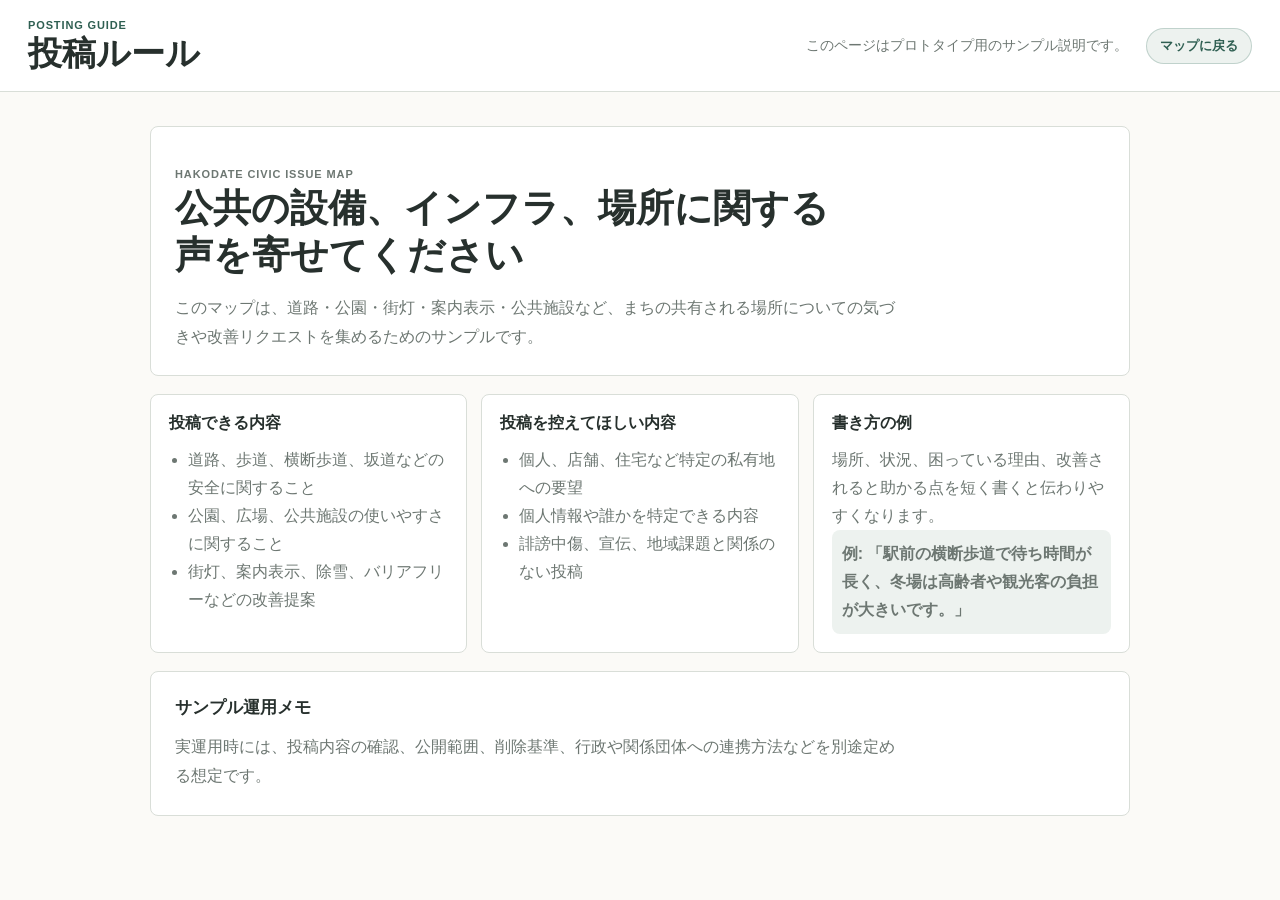
<file: rules.html>
<!DOCTYPE html>
<html lang="ja">
<head>
  <meta charset="UTF-8">
  <meta name="viewport" content="width=device-width, initial-scale=1.0">
  <title>投稿ルール | 函館まちの声マップ</title>
  <link rel="stylesheet" href="style.css">
</head>
<body class="rules-page">
  <header class="app-header">
    <div>
      <p class="eyebrow">Posting Guide</p>
      <h1>投稿ルール</h1>
    </div>
    <div class="header-actions">
      <p class="header-copy">このページはプロトタイプ用のサンプル説明です。</p>
      <a class="rule-link" href="index.html">マップに戻る</a>
    </div>
  </header>

  <main class="rules-shell">
    <section class="rules-hero">
      <p class="eyebrow">Hakodate Civic Issue Map</p>
      <h2>公共の設備、インフラ、場所に関する声を寄せてください</h2>
      <p>
        このマップは、道路・公園・街灯・案内表示・公共施設など、まちの共有される場所についての気づきや改善リクエストを集めるためのサンプルです。
      </p>
    </section>

    <section class="rules-grid" aria-label="投稿ルールの概要">
      <article class="rule-card">
        <h3>投稿できる内容</h3>
        <ul>
          <li>道路、歩道、横断歩道、坂道などの安全に関すること</li>
          <li>公園、広場、公共施設の使いやすさに関すること</li>
          <li>街灯、案内表示、除雪、バリアフリーなどの改善提案</li>
        </ul>
      </article>

      <article class="rule-card">
        <h3>投稿を控えてほしい内容</h3>
        <ul>
          <li>個人、店舗、住宅など特定の私有地への要望</li>
          <li>個人情報や誰かを特定できる内容</li>
          <li>誹謗中傷、宣伝、地域課題と関係のない投稿</li>
        </ul>
      </article>

      <article class="rule-card">
        <h3>書き方の例</h3>
        <p>場所、状況、困っている理由、改善されると助かる点を短く書くと伝わりやすくなります。</p>
        <p class="rule-example">例: 「駅前の横断歩道で待ち時間が長く、冬場は高齢者や観光客の負担が大きいです。」</p>
      </article>
    </section>

    <section class="rules-note">
      <h2>サンプル運用メモ</h2>
      <p>
        実運用時には、投稿内容の確認、公開範囲、削除基準、行政や関係団体への連携方法などを別途定める想定です。
      </p>
    </section>
  </main>
</body>
</html>
</file>
<file: style.css>
:root {
  --bg: #f6f3ee;
  --panel: rgba(255, 255, 255, 0.94);
  --panel-solid: #ffffff;
  --text: #27302d;
  --muted: #6d7772;
  --line: #d9ded8;
  --accent: #4b7f6f;
  --accent-dark: #2f5f52;
  --open: #e65b54;
  --progress: #f2c94c;
  --resolved: #4ba96a;
  --shadow: 0 16px 42px rgba(40, 51, 47, 0.15);
}

* {
  box-sizing: border-box;
}

html,
body {
  width: 100%;
  min-height: 100%;
}

body {
  min-height: 100vh;
  margin: 0;
  background: var(--bg);
  color: var(--text);
  font-family: -apple-system, BlinkMacSystemFont, "Hiragino Sans", "Yu Gothic", "Yu Gothic UI", sans-serif;
}

button,
input,
select,
textarea {
  font: inherit;
}

.app-header {
  min-height: 92px;
  display: flex;
  align-items: center;
  justify-content: space-between;
  gap: 24px;
  padding: 18px 28px;
  background: var(--panel-solid);
  border-bottom: 1px solid var(--line);
}

.eyebrow,
.form-kicker {
  margin: 0 0 4px;
  color: var(--accent-dark);
  font-size: 11px;
  font-weight: 700;
  letter-spacing: 0.08em;
  text-transform: uppercase;
}

h1,
h2 {
  margin: 0;
  letter-spacing: 0;
}

h1 {
  font-size: clamp(24px, 3vw, 34px);
  line-height: 1.1;
}

h2 {
  font-size: 17px;
}

.header-copy {
  max-width: 420px;
  margin: 0;
  color: var(--muted);
  font-size: 14px;
  line-height: 1.7;
}

.header-actions {
  display: flex;
  align-items: center;
  justify-content: flex-end;
  gap: 18px;
}

.rule-link {
  display: inline-flex;
  align-items: center;
  justify-content: center;
  min-height: 36px;
  padding: 8px 13px;
  border: 1px solid rgba(75, 127, 111, 0.28);
  border-radius: 999px;
  background: #edf2ef;
  color: var(--accent-dark);
  font-size: 13px;
  font-weight: 800;
  text-decoration: none;
  white-space: nowrap;
}

.rule-link:hover,
.rule-link:focus {
  border-color: var(--accent);
  background: #e2eee8;
  outline: none;
}

.app-shell {
  height: calc(100vh - 92px);
  min-height: 0;
  display: grid;
  grid-template-columns: minmax(0, 1fr) 360px;
}

.map-section {
  position: relative;
  min-width: 0;
  min-height: 0;
  overflow: hidden;
}

#map {
  position: absolute;
  inset: 0;
  width: 100%;
  height: 100%;
  background: #dfe7e2;
}

/* Leaflet CSSがCDN側で読み込めなかった場合でも、地図タイルの配置だけは崩さないための最低限の保険。 */
.leaflet-container {
  overflow: hidden;
}

.leaflet-pane,
.leaflet-tile,
.leaflet-marker-icon,
.leaflet-marker-shadow,
.leaflet-tile-container,
.leaflet-pane > svg,
.leaflet-pane > canvas,
.leaflet-zoom-box,
.leaflet-image-layer,
.leaflet-layer {
  position: absolute;
  left: 0;
  top: 0;
}

.leaflet-marker-icon,
.leaflet-marker-shadow {
  display: block;
}

.leaflet-tile {
  border: 0;
  user-select: none;
  -webkit-user-drag: none;
}

.legend,
.issue-form,
.area-notice {
  position: absolute;
  z-index: 500;
  background: var(--panel);
  border: 1px solid rgba(217, 222, 216, 0.8);
  box-shadow: var(--shadow);
  backdrop-filter: blur(12px);
}

.area-notice {
  left: 18px;
  top: 18px;
  width: min(420px, calc(100% - 190px));
  margin: 0;
  padding: 12px 14px;
  border-radius: 8px;
  color: var(--accent-dark);
  font-size: 13px;
  font-weight: 800;
  line-height: 1.6;
  opacity: 0;
  pointer-events: none;
  transform: translateY(-8px);
  transition: opacity 0.18s ease, transform 0.18s ease;
}

.area-notice.is-visible {
  opacity: 1;
  transform: translateY(0);
}

.legend {
  top: 18px;
  right: 18px;
  width: 148px;
  padding: 14px;
  border-radius: 8px;
}

.legend h2 {
  margin-bottom: 10px;
  font-size: 14px;
}

.legend-row {
  display: flex;
  align-items: center;
  gap: 8px;
  color: var(--muted);
  font-size: 13px;
  line-height: 1.8;
}

.legend-dot {
  width: 12px;
  height: 12px;
  border-radius: 999px;
  border: 2px solid #ffffff;
  box-shadow: 0 0 0 1px rgba(39, 48, 45, 0.16);
}

.legend-divider {
  height: 1px;
  margin: 8px 0;
  background: var(--line);
}

.legend-pin {
  width: 17px;
  height: 17px;
  display: grid;
  place-items: center;
  border: 2px solid #ffffff;
  background: var(--accent);
  box-shadow: 0 0 0 1px rgba(39, 48, 45, 0.16);
  color: #ffffff;
  font-size: 11px;
  font-weight: 900;
  line-height: 1;
}

.legend-pin::before {
  display: block;
  color: #ffffff;
}

.legend-pin-problem {
  border-radius: 50% 50% 50% 5px;
  transform: rotate(-45deg);
}

.legend-pin-problem::before {
  content: "!";
  transform: rotate(45deg);
}

.legend-pin-request {
  border-radius: 50%;
}

.legend-pin-request::before {
  content: "+";
}

.status-open {
  background: var(--open);
}

.status-progress {
  background: var(--progress);
}

.status-resolved {
  background: var(--resolved);
}

.issue-form {
  left: 18px;
  bottom: 18px;
  width: min(420px, calc(100% - 36px));
  display: none;
  padding: 18px;
  border-radius: 8px;
}

.issue-form.is-visible {
  display: block;
}

.form-head {
  display: flex;
  align-items: flex-start;
  justify-content: space-between;
  gap: 16px;
  margin-bottom: 12px;
}

.icon-button {
  width: 32px;
  height: 32px;
  border: 1px solid var(--line);
  border-radius: 50%;
  background: #fff;
  color: var(--muted);
  cursor: pointer;
}

.icon-button:hover {
  color: var(--text);
  border-color: #bfc8c1;
}

.selected-point {
  margin: 0 0 14px;
  color: var(--muted);
  font-size: 12px;
}

label {
  display: grid;
  gap: 7px;
  margin-bottom: 12px;
  color: var(--text);
  font-size: 13px;
  font-weight: 700;
}

input,
select,
textarea {
  width: 100%;
  border: 1px solid #cad2cc;
  border-radius: 8px;
  background: #fff;
  color: var(--text);
  padding: 10px 11px;
  outline: none;
}

textarea {
  resize: vertical;
}

input:focus,
select:focus,
textarea:focus {
  border-color: var(--accent);
  box-shadow: 0 0 0 3px rgba(75, 127, 111, 0.16);
}

.form-grid {
  display: grid;
  grid-template-columns: 1fr 1fr;
  gap: 12px;
}

.submit-button {
  width: 100%;
  border: 0;
  border-radius: 8px;
  background: var(--accent);
  color: #fff;
  padding: 12px 16px;
  font-weight: 700;
  cursor: pointer;
}

.submit-button:hover {
  background: var(--accent-dark);
}

.list-panel {
  display: flex;
  flex-direction: column;
  min-width: 0;
  min-height: 0;
  background: #fbfaf7;
  border-left: 1px solid var(--line);
}

.list-head {
  display: flex;
  align-items: flex-start;
  justify-content: space-between;
  gap: 16px;
  padding: 22px;
  border-bottom: 1px solid var(--line);
}

.issue-count {
  min-width: 46px;
  padding: 6px 9px;
  border-radius: 999px;
  background: #edf2ef;
  color: var(--accent-dark);
  font-size: 12px;
  font-weight: 700;
  text-align: center;
}

.issue-list {
  flex: 1;
  min-height: 0;
  overflow: auto;
  padding: 12px;
}

.issue-card {
  width: 100%;
  display: grid;
  gap: 8px;
  margin-bottom: 10px;
  padding: 14px;
  border: 1px solid var(--line);
  border-radius: 8px;
  background: #fff;
  color: inherit;
  text-align: left;
  cursor: pointer;
}

.issue-card:hover,
.issue-card:focus {
  border-color: #b6c5bd;
  box-shadow: 0 10px 24px rgba(40, 51, 47, 0.08);
  outline: none;
}

.issue-card-title {
  display: flex;
  align-items: flex-start;
  justify-content: space-between;
  gap: 12px;
  font-weight: 800;
  line-height: 1.45;
}

.issue-card p {
  margin: 0;
  color: var(--muted);
  font-size: 13px;
  line-height: 1.6;
}

.tag-row {
  display: flex;
  flex-wrap: wrap;
  gap: 6px;
}

.comment-slider {
  display: grid;
  gap: 8px;
  padding: 10px;
  border: 1px solid #e1e7e2;
  border-radius: 8px;
  background: #f7faf7;
}

.comment-slider-head {
  display: flex;
  align-items: center;
  justify-content: space-between;
  gap: 10px;
  color: var(--accent-dark);
  font-size: 12px;
  font-weight: 800;
}

.comment-slider-controls {
  display: inline-flex;
  align-items: center;
  gap: 7px;
  color: var(--muted);
  font-size: 11px;
}

.comment-nav-button {
  width: 26px;
  height: 26px;
  border: 1px solid rgba(75, 127, 111, 0.28);
  border-radius: 50%;
  background: #fff;
  color: var(--accent-dark);
  font-size: 18px;
  line-height: 1;
  cursor: pointer;
}

.comment-nav-button:hover,
.comment-nav-button:focus {
  border-color: var(--accent);
  background: #edf2ef;
  outline: none;
}

.comment-nav-button:disabled {
  border-color: #d8ded9;
  background: #f4f6f4;
  color: #a0aaa5;
  cursor: default;
}

.comment-slide-text {
  min-height: 42px;
  color: var(--text);
  font-size: 13px;
  line-height: 1.6;
}

.comment-form {
  display: grid;
  grid-template-columns: minmax(0, 1fr) auto;
  gap: 8px;
}

.comment-form input {
  min-width: 0;
  margin: 0;
  padding: 8px 10px;
  font-size: 12px;
}

.comment-form button {
  border: 0;
  border-radius: 8px;
  background: var(--accent);
  color: #fff;
  padding: 8px 10px;
  font-size: 12px;
  font-weight: 800;
  cursor: pointer;
}

.comment-form button:hover,
.comment-form button:focus {
  background: var(--accent-dark);
  outline: none;
}

.issue-card-actions {
  display: flex;
  align-items: center;
  justify-content: space-between;
  gap: 10px;
  padding-top: 2px;
}

.empathy-count {
  color: var(--accent-dark);
  font-size: 12px;
  font-weight: 800;
}

.empathy-button {
  display: inline-flex;
  align-items: center;
  min-height: 30px;
  padding: 5px 10px;
  border: 1px solid rgba(75, 127, 111, 0.3);
  border-radius: 999px;
  background: #edf2ef;
  color: var(--accent-dark);
  font-size: 12px;
  font-weight: 800;
  cursor: pointer;
}

.empathy-button:hover,
.empathy-button:focus {
  border-color: var(--accent);
  background: #e2eee8;
  outline: none;
}

.tag {
  display: inline-flex;
  align-items: center;
  min-height: 24px;
  padding: 3px 8px;
  border-radius: 999px;
  background: #edf2ef;
  color: var(--accent-dark);
  font-size: 12px;
  font-weight: 700;
}

.tag.status-tag-open {
  background: rgba(230, 91, 84, 0.12);
  color: #a43c37;
}

.tag.status-tag-progress {
  background: rgba(242, 201, 76, 0.22);
  color: #7b5f02;
}

.tag.status-tag-resolved {
  background: rgba(75, 169, 106, 0.14);
  color: #2d7546;
}

.tag.type-tag-problem {
  background: rgba(230, 91, 84, 0.1);
  color: #a43c37;
}

.tag.type-tag-request {
  background: rgba(75, 127, 111, 0.12);
  color: var(--accent-dark);
}

.tag.empathy-tag {
  background: #edf2ef;
  color: var(--accent-dark);
}

.custom-marker {
  border: 0;
  background: transparent;
}

.marker-wrap {
  display: inline-flex;
  align-items: center;
  gap: 4px;
  height: var(--marker-size);
  transform: translateY(0);
}

.marker-pin {
  width: var(--marker-size);
  height: var(--marker-size);
  display: grid;
  place-items: center;
  border: 3px solid #fff;
  border-radius: 50% 50% 50% 8px;
  box-shadow: 0 8px 18px rgba(39, 48, 45, 0.22);
  transform: rotate(-45deg);
}

.marker-pin.marker-type-request {
  border-radius: 50%;
}

.marker-symbol {
  color: rgba(255, 255, 255, 0.95);
  font-size: max(12px, calc(var(--marker-size) * 0.42));
  font-weight: 900;
  line-height: 1;
  text-shadow: 0 1px 2px rgba(39, 48, 45, 0.28);
  transform: rotate(45deg);
}

.marker-pin.status-open,
.marker-pin.status-progress,
.marker-pin.status-resolved {
  background: currentColor;
}

.marker-pin.status-open {
  color: var(--open);
}

.marker-pin.status-progress {
  color: var(--progress);
}

.marker-pin.status-resolved {
  color: var(--resolved);
}

.marker-empathy {
  min-width: 22px;
  padding: 3px 6px;
  border: 2px solid #ffffff;
  border-radius: 999px;
  background: rgba(255, 255, 255, 0.96);
  box-shadow: 0 6px 14px rgba(39, 48, 45, 0.16);
  color: var(--accent-dark);
  font-size: 12px;
  font-weight: 900;
  line-height: 1;
  text-align: center;
}

.marker-title-tooltip {
  border: 1px solid rgba(39, 48, 45, 0.14);
  border-radius: 8px;
  box-shadow: 0 8px 18px rgba(39, 48, 45, 0.14);
  color: var(--text);
  font-weight: 800;
}

.leaflet-popup-content {
  margin: 14px;
  min-width: 210px;
}

.popup-title {
  margin: 0 0 8px;
  font-size: 16px;
  font-weight: 800;
}

.popup-description {
  margin: 0 0 12px;
  color: var(--muted);
  line-height: 1.6;
}

.popup-meta {
  display: flex;
  flex-wrap: wrap;
  gap: 6px;
}

.popup-comment {
  margin-top: 12px;
  padding-top: 10px;
  border-top: 1px solid var(--line);
}

.popup-comment span {
  color: var(--accent-dark);
  font-size: 12px;
  font-weight: 800;
}

.popup-comment p {
  margin: 5px 0 0;
  color: var(--text);
  line-height: 1.55;
}

.rules-page {
  min-height: 100vh;
  background: #fbfaf7;
}

.rules-shell {
  width: min(980px, calc(100% - 36px));
  margin: 0 auto;
  padding: 34px 0 52px;
}

.rules-hero,
.rules-note {
  padding: 24px;
  border: 1px solid var(--line);
  border-radius: 8px;
  background: var(--panel-solid);
}

.rules-hero h2 {
  max-width: 680px;
  font-size: clamp(24px, 4vw, 38px);
  line-height: 1.25;
}

.rules-hero p,
.rules-note p {
  max-width: 720px;
  margin: 14px 0 0;
  color: var(--muted);
  line-height: 1.8;
}

.rules-grid {
  display: grid;
  grid-template-columns: repeat(3, minmax(0, 1fr));
  gap: 14px;
  margin: 18px 0;
}

.rule-card {
  padding: 18px;
  border: 1px solid var(--line);
  border-radius: 8px;
  background: #fff;
}

.rule-card h3 {
  margin: 0 0 12px;
  font-size: 16px;
}

.rule-card ul {
  margin: 0;
  padding-left: 19px;
  color: var(--muted);
  line-height: 1.75;
}

.rule-card p {
  margin: 0;
  color: var(--muted);
  line-height: 1.75;
}

.rule-example {
  margin-top: 12px;
  padding: 10px;
  border-radius: 8px;
  background: #edf2ef;
  color: var(--accent-dark);
  font-weight: 700;
}

@media (max-width: 900px) {
  .app-header {
    min-height: auto;
    display: block;
    padding: 16px 18px;
  }

  .header-copy {
    margin-top: 8px;
    font-size: 13px;
  }

  .header-actions {
    align-items: flex-start;
    justify-content: space-between;
    margin-top: 8px;
  }

  .app-shell {
    height: auto;
    min-height: 0;
    display: block;
  }

  .map-section {
    height: 68vh;
    min-height: 430px;
  }

  .list-panel {
    border-left: 0;
    border-top: 1px solid var(--line);
    max-height: none;
  }

  .issue-list {
    max-height: none;
  }

  .rules-grid {
    grid-template-columns: 1fr;
  }
}

@media (min-width: 901px) {
  body:not(.rules-page) {
    overflow: hidden;
  }

  .app-shell {
    height: calc(100dvh - 92px);
  }
}

@media (max-width: 640px) {
  h1 {
    font-size: 24px;
  }

  .map-section {
    height: 66vh;
    min-height: 390px;
  }

  .legend {
    top: 12px;
    right: 12px;
    width: 132px;
    padding: 12px;
  }

  .area-notice {
    left: 10px;
    top: auto;
    bottom: 10px;
    width: calc(100% - 20px);
  }

  .issue-form {
    left: 10px;
    right: 10px;
    bottom: 10px;
    width: auto;
    max-height: calc(100% - 24px);
    overflow: auto;
    padding: 14px;
  }

  .form-grid {
    grid-template-columns: 1fr;
    gap: 0;
  }

  .comment-form {
    grid-template-columns: 1fr;
  }

  .header-actions {
    display: grid;
    gap: 10px;
  }

  .rule-link {
    width: fit-content;
  }

  .list-head {
    padding: 18px;
  }
}
</file>
